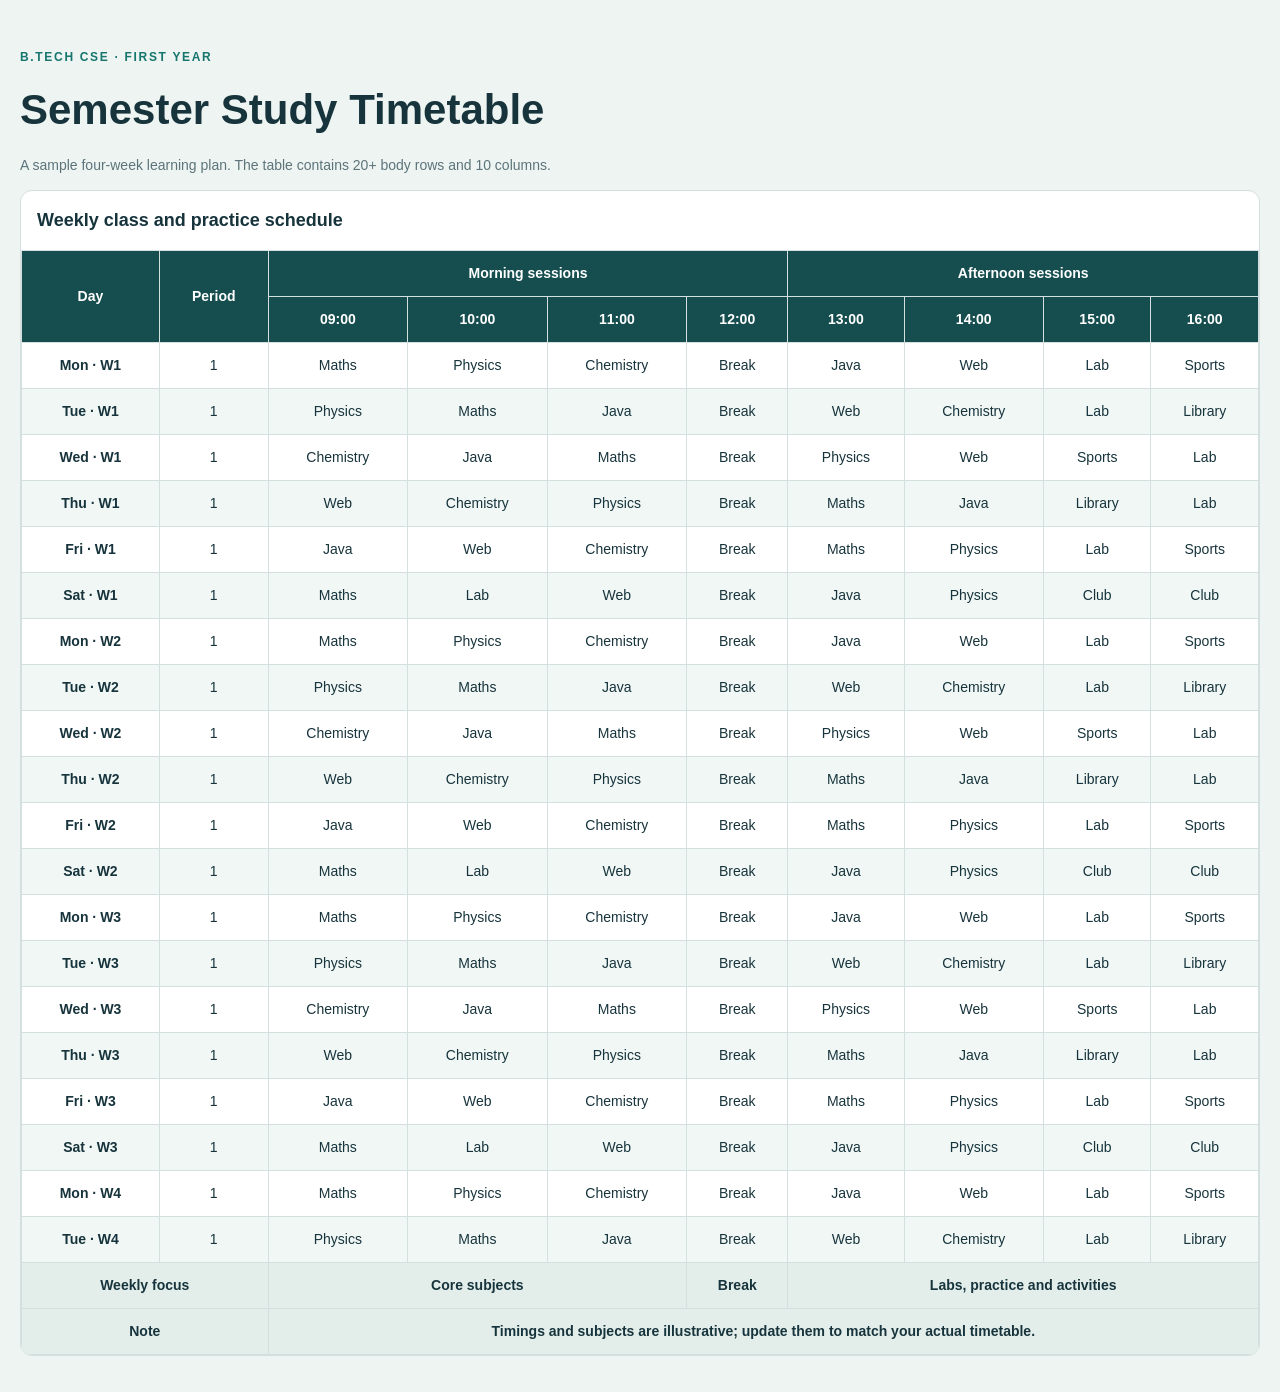
<file: Assignment 3 - Complex Table/index.html>
<!DOCTYPE html><html lang="en"><head><meta charset="UTF-8"><meta name="viewport" content="width=device-width, initial-scale=1.0"><title> Study Timetable</title><link rel="stylesheet" href="style.css"></head><body><main><p class="eyebrow">B.TECH CSE · FIRST YEAR</p><h1>Semester Study Timetable</h1><p class="intro">A sample four-week learning plan. The table contains 20+ body rows and 10 columns.</p><div class="table-wrap"><table><caption>Weekly class and practice schedule</caption><thead><tr><th scope="col" rowspan="2">Day</th><th scope="col" rowspan="2">Period</th><th scope="colgroup" colspan="4">Morning sessions</th><th scope="colgroup" colspan="4">Afternoon sessions</th></tr><tr><th scope="col">09:00</th><th scope="col">10:00</th><th scope="col">11:00</th><th scope="col">12:00</th><th scope="col">13:00</th><th scope="col">14:00</th><th scope="col">15:00</th><th scope="col">16:00</th></tr></thead><tbody><tr><td>Mon · W1</td><td>1</td><td>Maths</td><td>Physics</td><td>Chemistry</td><td>Break</td><td>Java</td><td>Web</td><td>Lab</td><td>Sports</td></tr>
<tr><td>Tue · W1</td><td>1</td><td>Physics</td><td>Maths</td><td>Java</td><td>Break</td><td>Web</td><td>Chemistry</td><td>Lab</td><td>Library</td></tr>
<tr><td>Wed · W1</td><td>1</td><td>Chemistry</td><td>Java</td><td>Maths</td><td>Break</td><td>Physics</td><td>Web</td><td>Sports</td><td>Lab</td></tr>
<tr><td>Thu · W1</td><td>1</td><td>Web</td><td>Chemistry</td><td>Physics</td><td>Break</td><td>Maths</td><td>Java</td><td>Library</td><td>Lab</td></tr>
<tr><td>Fri · W1</td><td>1</td><td>Java</td><td>Web</td><td>Chemistry</td><td>Break</td><td>Maths</td><td>Physics</td><td>Lab</td><td>Sports</td></tr>
<tr><td>Sat · W1</td><td>1</td><td>Maths</td><td>Lab</td><td>Web</td><td>Break</td><td>Java</td><td>Physics</td><td>Club</td><td>Club</td></tr>
<tr><td>Mon · W2</td><td>1</td><td>Maths</td><td>Physics</td><td>Chemistry</td><td>Break</td><td>Java</td><td>Web</td><td>Lab</td><td>Sports</td></tr>
<tr><td>Tue · W2</td><td>1</td><td>Physics</td><td>Maths</td><td>Java</td><td>Break</td><td>Web</td><td>Chemistry</td><td>Lab</td><td>Library</td></tr>
<tr><td>Wed · W2</td><td>1</td><td>Chemistry</td><td>Java</td><td>Maths</td><td>Break</td><td>Physics</td><td>Web</td><td>Sports</td><td>Lab</td></tr>
<tr><td>Thu · W2</td><td>1</td><td>Web</td><td>Chemistry</td><td>Physics</td><td>Break</td><td>Maths</td><td>Java</td><td>Library</td><td>Lab</td></tr>
<tr><td>Fri · W2</td><td>1</td><td>Java</td><td>Web</td><td>Chemistry</td><td>Break</td><td>Maths</td><td>Physics</td><td>Lab</td><td>Sports</td></tr>
<tr><td>Sat · W2</td><td>1</td><td>Maths</td><td>Lab</td><td>Web</td><td>Break</td><td>Java</td><td>Physics</td><td>Club</td><td>Club</td></tr>
<tr><td>Mon · W3</td><td>1</td><td>Maths</td><td>Physics</td><td>Chemistry</td><td>Break</td><td>Java</td><td>Web</td><td>Lab</td><td>Sports</td></tr>
<tr><td>Tue · W3</td><td>1</td><td>Physics</td><td>Maths</td><td>Java</td><td>Break</td><td>Web</td><td>Chemistry</td><td>Lab</td><td>Library</td></tr>
<tr><td>Wed · W3</td><td>1</td><td>Chemistry</td><td>Java</td><td>Maths</td><td>Break</td><td>Physics</td><td>Web</td><td>Sports</td><td>Lab</td></tr>
<tr><td>Thu · W3</td><td>1</td><td>Web</td><td>Chemistry</td><td>Physics</td><td>Break</td><td>Maths</td><td>Java</td><td>Library</td><td>Lab</td></tr>
<tr><td>Fri · W3</td><td>1</td><td>Java</td><td>Web</td><td>Chemistry</td><td>Break</td><td>Maths</td><td>Physics</td><td>Lab</td><td>Sports</td></tr>
<tr><td>Sat · W3</td><td>1</td><td>Maths</td><td>Lab</td><td>Web</td><td>Break</td><td>Java</td><td>Physics</td><td>Club</td><td>Club</td></tr>
<tr><td>Mon · W4</td><td>1</td><td>Maths</td><td>Physics</td><td>Chemistry</td><td>Break</td><td>Java</td><td>Web</td><td>Lab</td><td>Sports</td></tr>
<tr><td>Tue · W4</td><td>1</td><td>Physics</td><td>Maths</td><td>Java</td><td>Break</td><td>Web</td><td>Chemistry</td><td>Lab</td><td>Library</td></tr></tbody><tfoot><tr><th scope="row" colspan="2">Weekly focus</th><td colspan="3">Core subjects</td><td>Break</td><td colspan="4">Labs, practice and activities</td></tr><tr><th scope="row" colspan="2">Note</th><td colspan="8">Timings and subjects are illustrative; update them to match your actual timetable.</td></tr></tfoot></table></div></main></body></html>
</file>
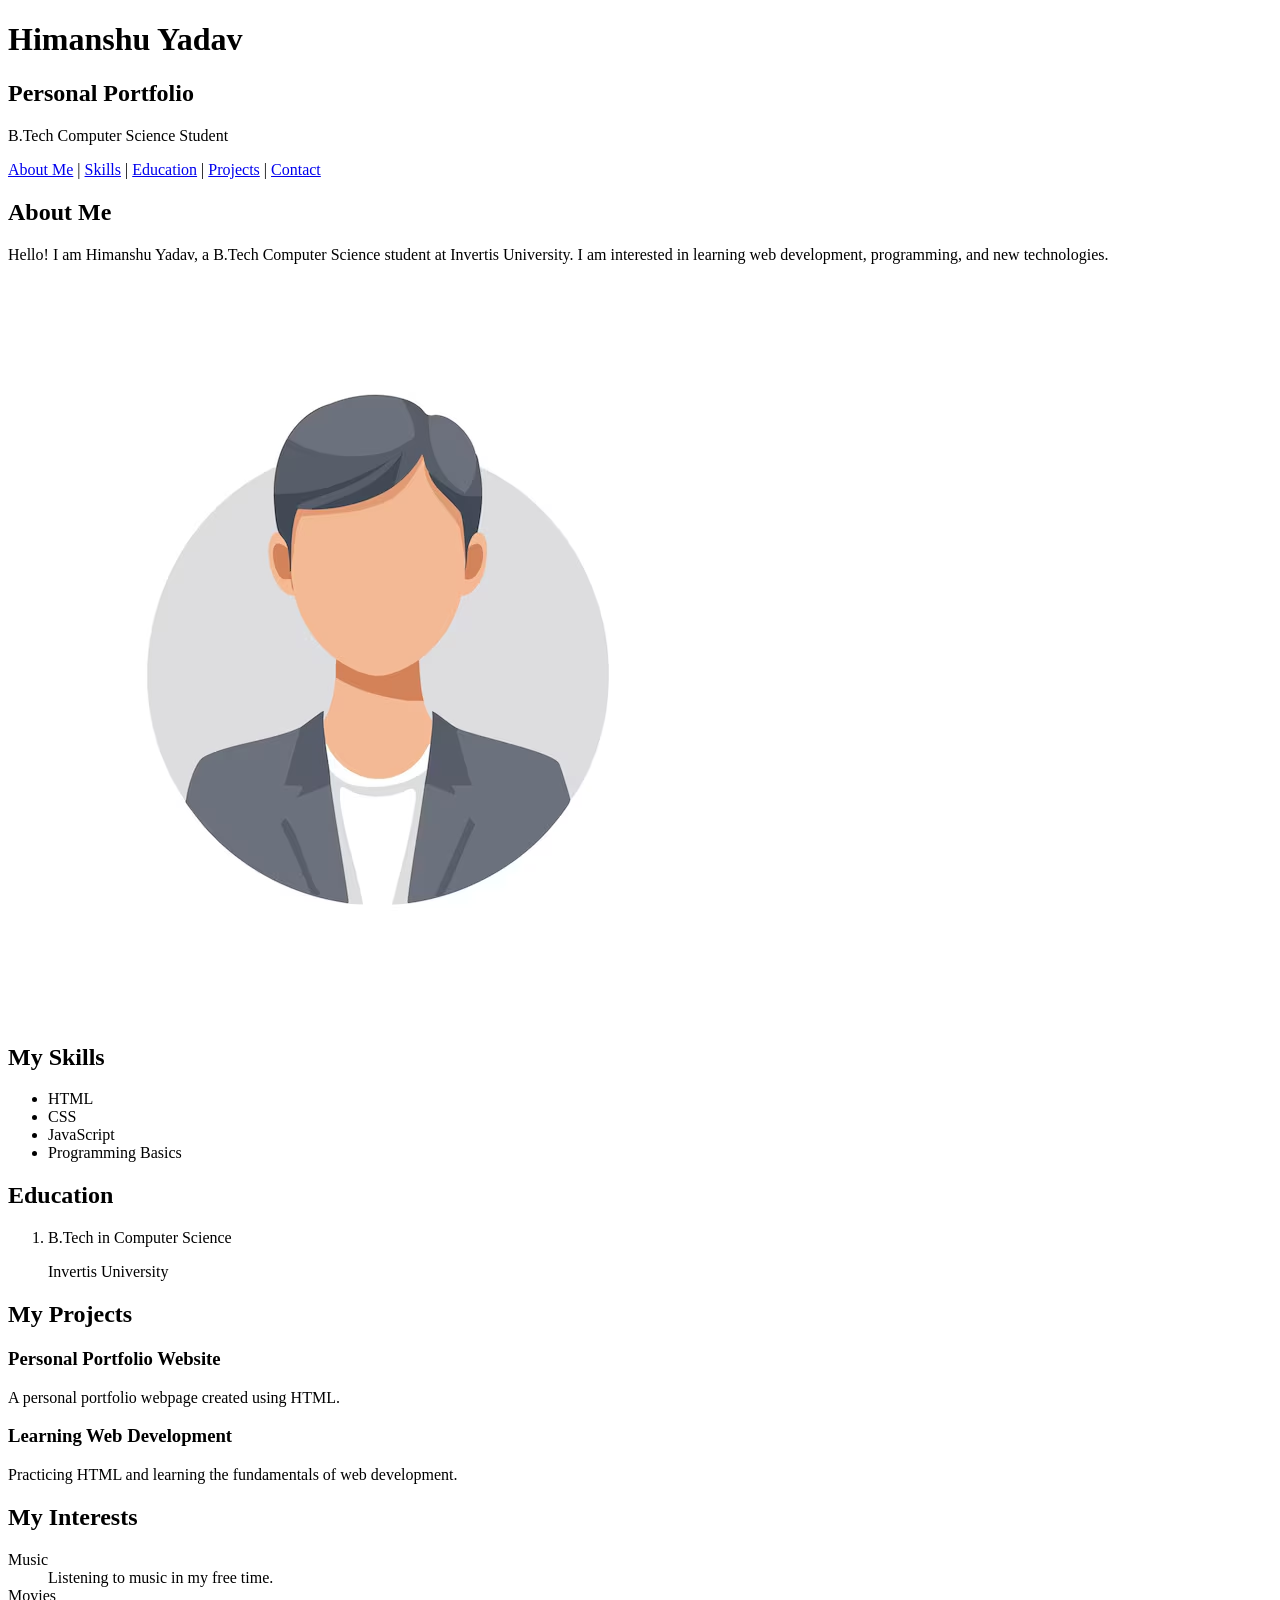
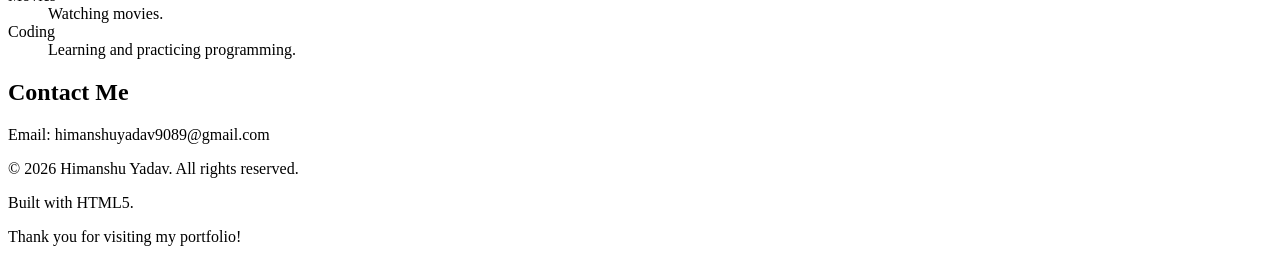
<file: Assignment-1-personal portfolio/index.html>
<!DOCTYPE html>
<html lang="en">

<head>
    <meta charset="UTF-8">
    <meta name="viewport" content="width=device-width, initial-scale=1.0">
    <meta name="description" content="Personal portfolio of Himanshu Yadav, a Computer Science student.">
    <meta name="author" content="Himanshu Yadav">
    <title>Himanshu Yadav | Personal Portfolio</title>
</head>

<body>

    <!-- Header -->
    <header>
        <h1>Himanshu Yadav</h1>
        <h2>Personal Portfolio</h2>
        <p>B.Tech Computer Science Student</p>
    </header>

    <!-- Navigation -->
    <nav>
        <a href="#about">About Me</a> |
        <a href="#skills">Skills</a> |
        <a href="#education">Education</a> |
        <a href="#projects">Projects</a> |
        <a href="#contact">Contact</a>
    </nav>

    <!-- Main Content -->
    <main>

        <!-- About Section -->
        <section id="about">
            <h2>About Me</h2>

            <article>
                <p>
                    Hello! I am Himanshu Yadav, a B.Tech Computer Science
                    student at Invertis University. I am interested in
                    learning web development, programming, and new technologies.
                </p>
            </article>

            <img src="Himanshu.jpg"
                 alt="Profile image of Himanshu Yadav">
        </section>

        <!-- Skills Section -->
        <section id="skills">
            <h2>My Skills</h2>

            <ul>
                <li>HTML</li>
                <li>CSS</li>
                <li>JavaScript</li>
                <li>Programming Basics</li>
            </ul>
        </section>

        <!-- Education Section -->
        <section id="education">
            <h2>Education</h2>

            <ol>
                <li>
                    B.Tech in Computer Science
                    <p>Invertis University</p>
                </li>
            </ol>
        </section>

        <!-- Projects Section -->
        <section id="projects">
            <h2>My Projects</h2>

            <article>
                <h3>Personal Portfolio Website</h3>
                <p>A personal portfolio webpage created using HTML.</p>
            </article>

            <article>
                <h3>Learning Web Development</h3>
                <p>Practicing HTML and learning the fundamentals of web development.</p>
            </article>
        </section>

        <!-- Interests Section -->
        <section id="interests">
            <h2>My Interests</h2>

            <dl>
                <dt>Music</dt>
                <dd>Listening to music in my free time.</dd>

                <dt>Movies</dt>
                <dd>Watching movies.</dd>

                <dt>Coding</dt>
                <dd>Learning and practicing programming.</dd>
            </dl>
        </section>

        <!-- Contact Section -->
        <section id="contact">
            <h2>Contact Me</h2>

            <p>Email: himanshuyadav9089@gmail.com</p>
        </section>

    </main>

    <!-- Footer -->
    <footer>
        <p>&copy; 2026 Himanshu Yadav. All rights reserved.</p>
        <p>Built with HTML5.</p>
        <p>Thank you for visiting my portfolio!</p>
    </footer>

</body>
</html>
</file>
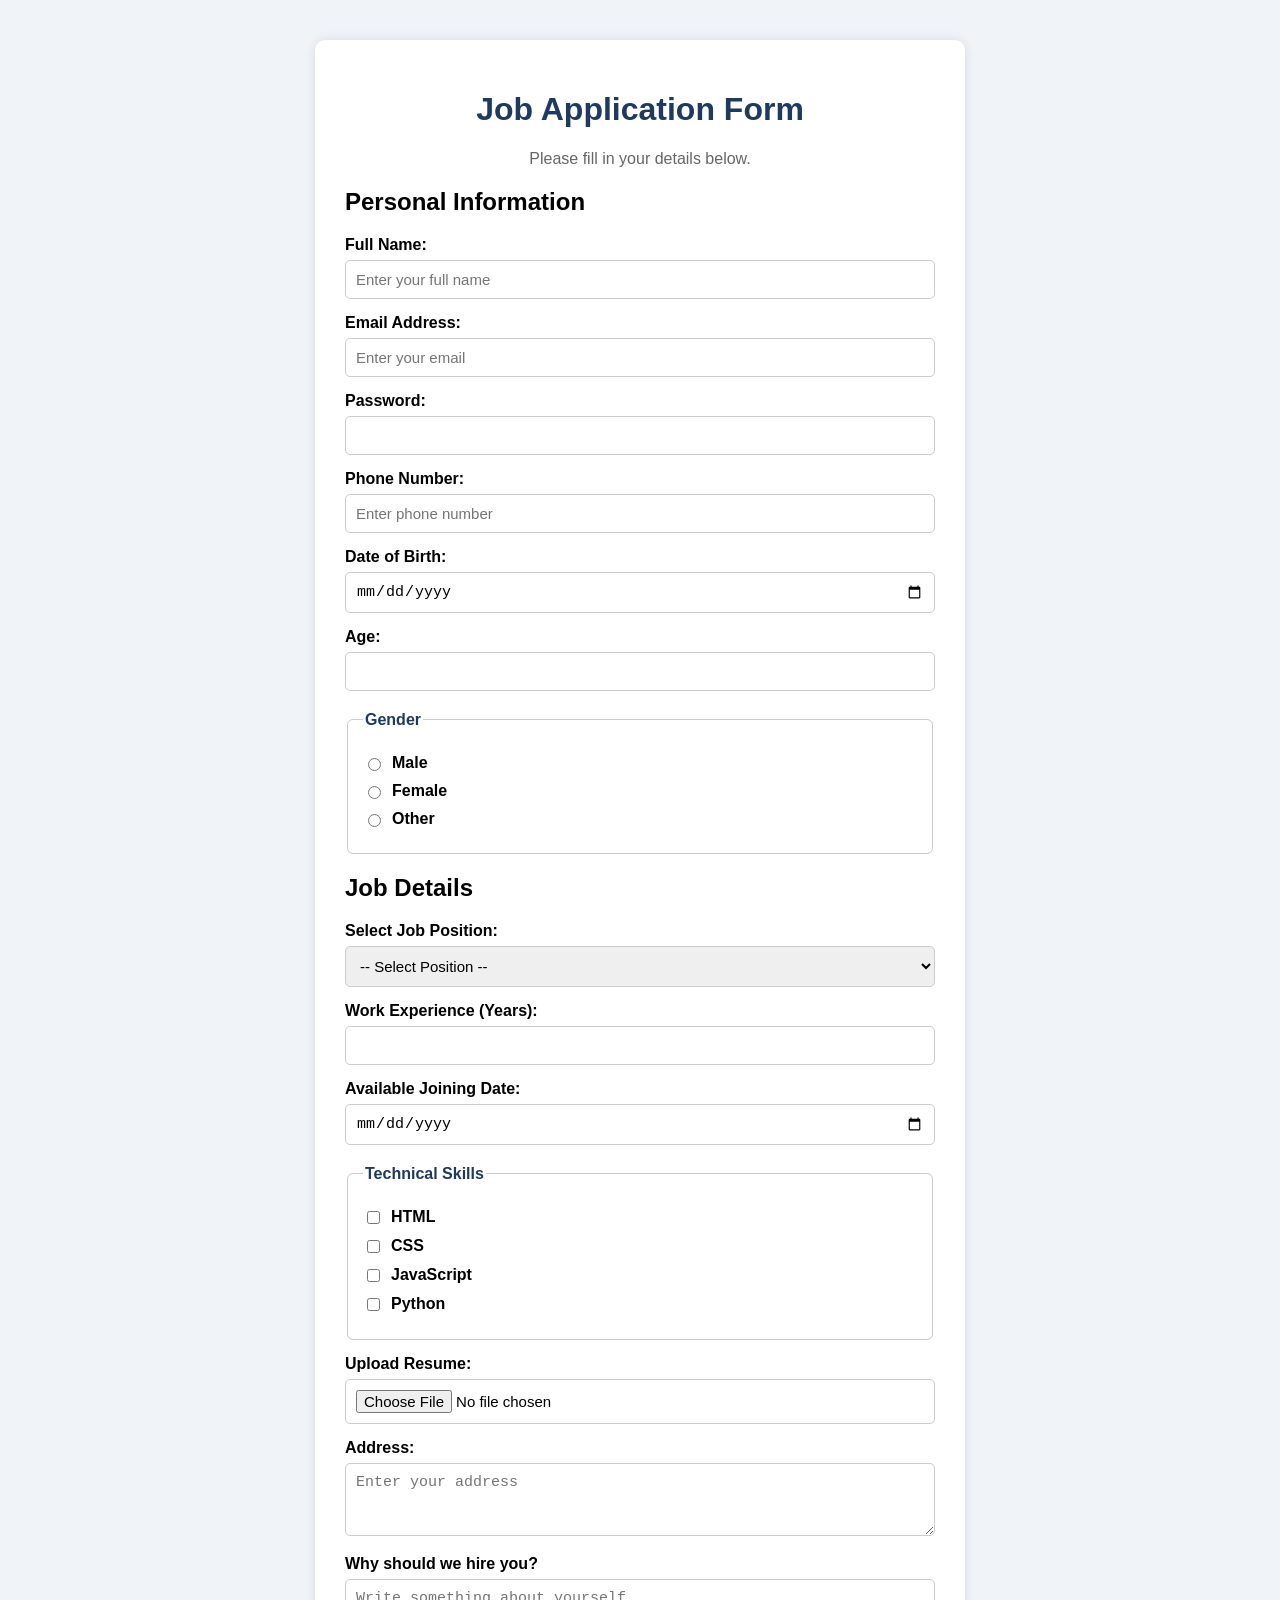
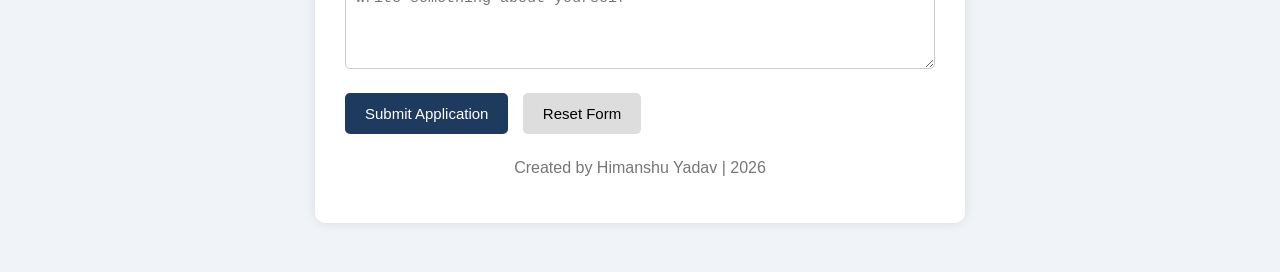
<file: Assignment-2-Job-application-form/index.html>
<!DOCTYPE html>
<html lang="en">
<head>
    <meta charset="UTF-8">
    <meta name="viewport" content="width=device-width, initial-scale=1.0">
    <meta name="description" content="Job Application Form">
    <meta name="author" content="Himanshu Yadav">

    <title>Job Application Form</title>

    <!-- External CSS file -->
    <link rel="stylesheet" href="style.css">
</head>

<body>

    <div class="container">

        <h1>Job Application Form</h1>
        <p class="subtitle">Please fill in your details below.</p>

        <form action="#" method="post" enctype="multipart/form-data">

            <!-- Personal Information -->
            <h2>Personal Information</h2>

            <label for="name">Full Name:</label>
            <input type="text" id="name" name="name"
                   placeholder="Enter your full name" required>

            <label for="email">Email Address:</label>
            <input type="email" id="email" name="email"
                   placeholder="Enter your email" required>

            <label for="password">Password:</label>
            <input type="password" id="password" name="password"
                   required>

            <label for="phone">Phone Number:</label>
            <input type="tel" id="phone" name="phone"
                   placeholder="Enter phone number" required>

            <label for="dob">Date of Birth:</label>
            <input type="date" id="dob" name="dob">

            <label for="age">Age:</label>
            <input type="number" id="age" name="age"
                   min="18" max="60">

            <!-- Gender Selection -->
            <fieldset>
                <legend>Gender</legend>

                <label class="option">
                    <input type="radio" name="gender" value="Male">
                    Male
                </label>

                <label class="option">
                    <input type="radio" name="gender" value="Female">
                    Female
                </label>

                <label class="option">
                    <input type="radio" name="gender" value="Other">
                    Other
                </label>
            </fieldset>

            <!-- Job Details -->
            <h2>Job Details</h2>

            <label for="position">Select Job Position:</label>
            <select id="position" name="position" required>
                <option value="">-- Select Position --</option>
                <option value="Web Developer">Web Developer</option>
                <option value="Frontend Developer">Frontend Developer</option>
                <option value="Backend Developer">Backend Developer</option>
                <option value="Software Developer">Software Developer</option>
            </select>

            <label for="experience">Work Experience (Years):</label>
            <input type="number" id="experience" name="experience"
                   min="0" max="40">

            <label for="joining">Available Joining Date:</label>
            <input type="date" id="joining" name="joining">

            <!-- Skills -->
            <fieldset>
                <legend>Technical Skills</legend>

                <label class="option">
                    <input type="checkbox" name="skills" value="HTML">
                    HTML
                </label>

                <label class="option">
                    <input type="checkbox" name="skills" value="CSS">
                    CSS
                </label>

                <label class="option">
                    <input type="checkbox" name="skills" value="JavaScript">
                    JavaScript
                </label>

                <label class="option">
                    <input type="checkbox" name="skills" value="Python">
                    Python
                </label>
            </fieldset>

            <!-- Resume Upload -->
            <label for="resume">Upload Resume:</label>
            <input type="file" id="resume" name="resume"
                   accept=".pdf,.doc,.docx">

            <!-- Address -->
            <label for="address">Address:</label>
            <textarea id="address" name="address"
                      rows="3" placeholder="Enter your address"></textarea>

            <label for="message">Why should we hire you?</label>
            <textarea id="message" name="message"
                      rows="4" placeholder="Write something about yourself"></textarea>

            <!-- Buttons -->
            <button type="submit" class="submit-btn">
                Submit Application
            </button>

            <button type="reset" class="reset-btn">
                Reset Form
            </button>
            
        </form>
         
                    <footer>
            <p>Created by Himanshu Yadav | 2026</p>
    

    </div>

</body>
</html>
</file>
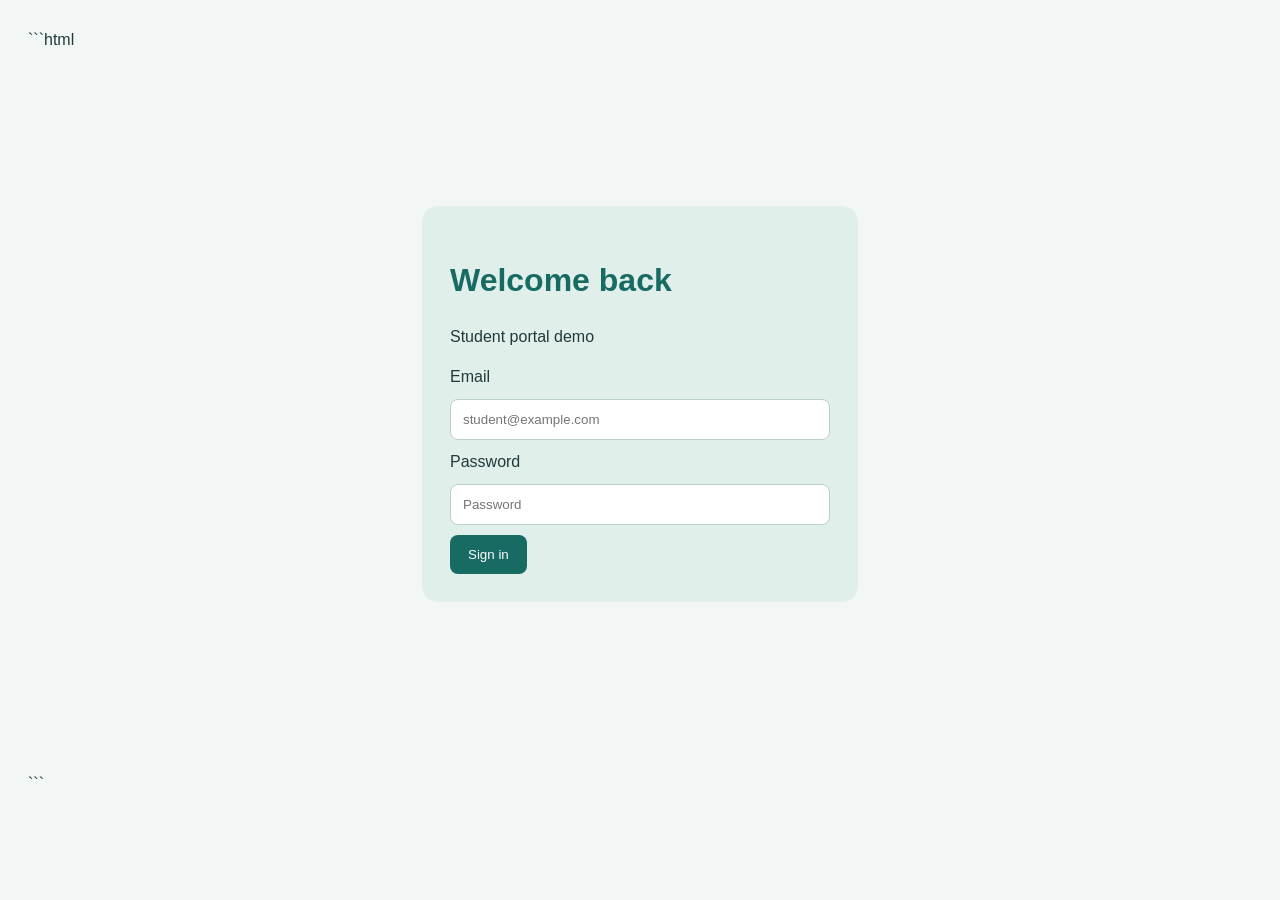
<file: Assignment 6 - Flexbox Layouts/login.html>
```html
<!DOCTYPE html>
<html lang="en">
<head>
    <meta charset="UTF-8">
    <meta name="viewport" content="width=device-width, initial-scale=1.0">
    <title>Centered Login</title>
    <link rel="stylesheet" href="style.css">
</head>
<body>
    <main class="login-wrap">
        <form class="login">
            <h1>Welcome back</h1>
            <p>Student portal demo</p>

            <label for="email">Email</label>
            <input
                id="email"
                type="email"
                required
                placeholder="student@example.com"
            >

            <label for="pass">Password</label>
            <input
                id="pass"
                type="password"
                required
                placeholder="Password"
            >

            <button class="btn">Sign in</button>
        </form>
    </main>
</body>
</html>
```
</file>
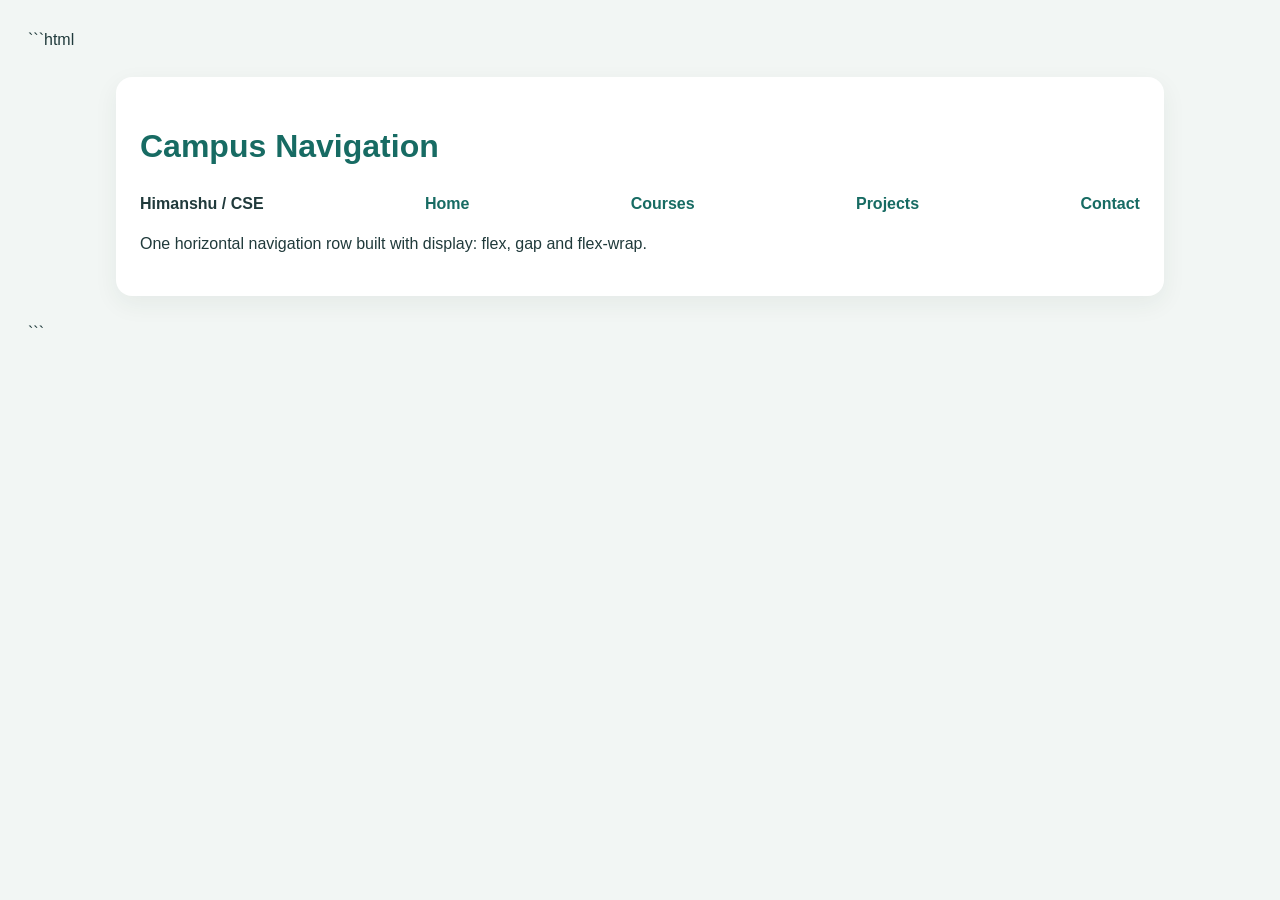
<file: Assignment 6 - Flexbox Layouts/menu.html>
```html
<!DOCTYPE html>
<html lang="en">
<head>
    <meta charset="UTF-8">
    <meta name="viewport" content="width=device-width, initial-scale=1.0">
    <title>Flexbox Menu</title>
    <link rel="stylesheet" href="style.css">
</head>
<body>
    <main class="panel">
        <h1>Campus Navigation</h1>

        <nav class="menu">
            <strong>Himanshu / CSE</strong>
            <a href="#home">Home</a>
            <a href="#courses">Courses</a>
            <a href="#projects">Projects</a>
            <a href="#contact">Contact</a>
        </nav>

        <p>
            One horizontal navigation row built with display: flex, gap and flex-wrap.
        </p>
    </main>
</body>
</html>
```
</file>
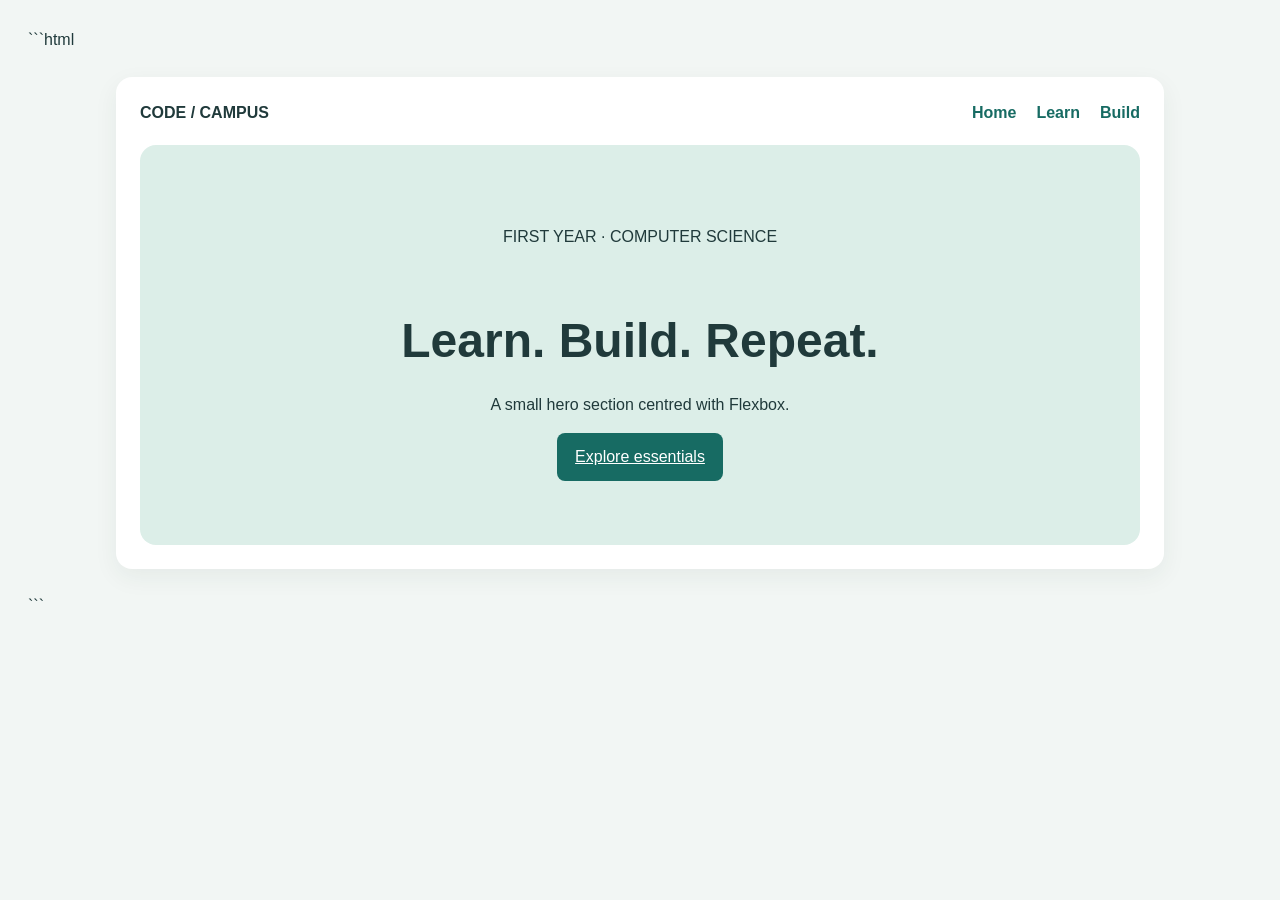
<file: Assignment 6 - Flexbox Layouts/navbar.html>
```html
<!DOCTYPE html>
<html lang="en">
<head>
    <meta charset="UTF-8">
    <meta name="viewport" content="width=device-width, initial-scale=1.0">
    <title>Flex Navbar and Hero</title>
    <link rel="stylesheet" href="style.css">
</head>
<body>
    <main class="panel">
        <nav class="nav">
            <strong>CODE / CAMPUS</strong>

            <div class="nav-links">
                <a href="#home">Home</a>
                <a href="#learn">Learn</a>
                <a href="#build">Build</a>
            </div>
        </nav>

        <section class="hero" id="home">
            <p>FIRST YEAR · COMPUTER SCIENCE</p>
            <h2>Learn. Build. Repeat.</h2>
            <p>A small hero section centred with Flexbox.</p>
            <a class="btn" href="products.html">Explore essentials</a>
        </section>
    </main>
</body>
</html>
```
</file>
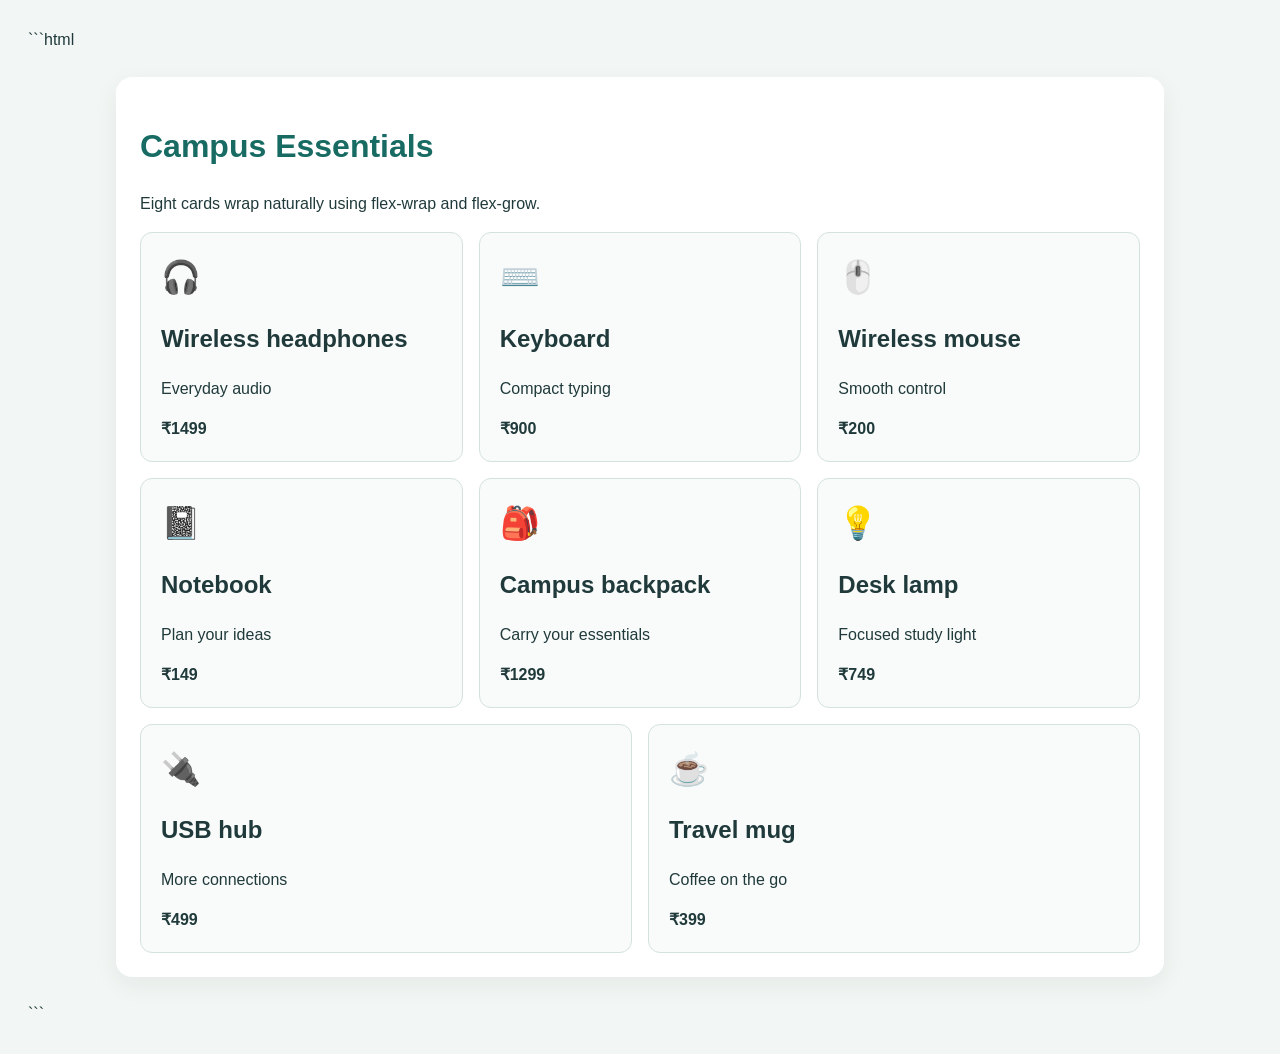
<file: Assignment 6 - Flexbox Layouts/products.html>
```html
<!DOCTYPE html>
<html lang="en">
<head>
    <meta charset="UTF-8">
    <meta name="viewport" content="width=device-width, initial-scale=1.0">
    <title>Flex Product Listing</title>
    <link rel="stylesheet" href="style.css">
</head>
<body>
    <main class="panel">
        <h1>Campus Essentials</h1>
        <p>Eight cards wrap naturally using flex-wrap and flex-grow.</p>

        <section class="products">
            <article class="product">
                <div class="icon">🎧</div>
                <h2>Wireless headphones</h2>
                <p>Everyday audio</p>
                <strong>₹1499</strong>
            </article>

            <article class="product">
                <div class="icon">⌨️</div>
                <h2>Keyboard</h2>
                <p>Compact typing</p>
                <strong>₹900</strong>
            </article>

            <article class="product">
                <div class="icon">🖱️</div>
                <h2>Wireless mouse</h2>
                <p>Smooth control</p>
                <strong>₹200</strong>
            </article>

            <article class="product">
                <div class="icon">📓</div>
                <h2>Notebook</h2>
                <p>Plan your ideas</p>
                <strong>₹149</strong>
            </article>

            <article class="product">
                <div class="icon">🎒</div>
                <h2>Campus backpack</h2>
                <p>Carry your essentials</p>
                <strong>₹1299</strong>
            </article>

            <article class="product">
                <div class="icon">💡</div>
                <h2>Desk lamp</h2>
                <p>Focused study light</p>
                <strong>₹749</strong>
            </article>

            <article class="product">
                <div class="icon">🔌</div>
                <h2>USB hub</h2>
                <p>More connections</p>
                <strong>₹499</strong>
            </article>

            <article class="product">
                <div class="icon">☕</div>
                <h2>Travel mug</h2>
                <p>Coffee on the go</p>
                <strong>₹399</strong>
            </article>
        </section>
    </main>
</body>
</html>
```
</file>
<file: Assignment 3 - Complex Table/style.css>
:root{--ink:#17343c;--muted:#5c747a;--line:#d3e0df;--head:#164e50;--stripe:#f0f7f5;--space:12px;--table-font:14px}*{box-sizing:border-box}body{margin:0;padding:36px 20px;background:#edf4f2;color:var(--ink);font:var(--table-font)/1.5 Arial,sans-serif}main{max-width:1250px;margin:auto}.eyebrow{color:#16766d;font-weight:bold;letter-spacing:.14em;font-size:12px}h1{font-size:clamp(28px,4vw,42px);margin:6px 0}.intro{color:var(--muted)}.table-wrap{overflow-x:auto;background:white;border:1px solid var(--line);border-radius:12px}table{width:100%;min-width:950px;border-collapse:collapse;text-align:center}caption{padding:16px;font-size:18px;font-weight:bold;text-align:left}th,td{padding:var(--space);border:1px solid var(--line)}thead{background:var(--head);color:white}tbody tr:nth-child(even){background:var(--stripe)}tbody tr:hover{background:#dceee8}tbody td:first-child{font-weight:bold}tfoot{background:#e3eeeb;font-weight:bolder}
</file>
<file: Assignment-2-Job-application-form/style.css>
/* Basic page styling */
* {
    box-sizing: border-box;
}

body {
    font-family: Arial, sans-serif;
    background-color: #f0f4f8;
    margin: 0;
    padding: 20px;
}

/* Main form container */
.container {
    max-width: 650px;
    margin: 20px auto;
    background-color: white;
    padding: 30px;
    border-radius: 10px;
    box-shadow: 0 0 12px rgba(0, 0, 0, 0.1);
}

/* Heading styling */
h1 {
    text-align: center;
    color: #1e3a5f;
}

.subtitle {
    text-align: center;
    color: #666;
}

/* Form labels and inputs */
label {
    display: block;
    margin-top: 15px;
    margin-bottom: 6px;
    font-weight: bold;
}

input, select, textarea {
    width: 100%;
    padding: 10px;
    border: 1px solid #ccc;
    border-radius: 5px;
    font-size: 15px;
}

/* Form sections */
fieldset {
    margin-top: 20px;
    padding: 15px;
    border: 1px solid #ccc;
    border-radius: 6px;
}

legend {
    font-weight: bold;
    color: #1e3a5f;
}

/* Radio buttons and checkboxes */
.option {
    display: flex;
    align-items: center;
    gap: 8px;
    margin: 10px 0;
}

.option input {
    width: auto;
}

.option label {
    margin: 0;
    font-weight: normal;
}

/* Buttons */
button {
    padding: 12px 20px;
    border: none;
    border-radius: 5px;
    cursor: pointer;
    font-size: 15px;
    margin-top: 20px;
}

.submit-btn {
    background-color: #1e3a5f;
    color: white;
}

.reset-btn {
    background-color: #ddd;
    color: black;
    margin-left: 10px;
}

button:hover {
    opacity: 0.85;
}

/* Footer */
footer {
    text-align: center;
    margin-top: 25px;
    color: #777;
}

/* Responsive design for mobile */
@media (max-width: 500px) {
    .container {
        padding: 18px;
    }

    button {
        width: 100%;
        margin-left: 0;
    }
}
</file>
<file: Assignment 6 - Flexbox Layouts/style.css>
```css
* {
    box-sizing: border-box;
}

body {
    margin: 0;
    padding: 28px;
    background: #f2f6f4;
    color: #203a3b;
    font: 16px/1.5 Arial, sans-serif;
}

h1 {
    color: #176b63;
}

.panel {
    max-width: 1000px;
    margin: 25px auto;
    padding: 24px;
    background: white;
    border-radius: 16px;
    box-shadow: 0 8px 25px #183b3510;
}

.menu {
    display: flex;
    align-items: center;
    justify-content: space-between;
    gap: 18px;
    flex-wrap: wrap;
}

.menu a,
.nav a {
    color: #176b63;
    text-decoration: none;
    font-weight: bold;
}

.login-wrap {
    min-height: 80vh;
    display: flex;
    justify-content: center;
    align-items: center;
}

.login {
    width: min(100%, 380px);
    padding: 28px;
    background: #e1efea;
    border-radius: 16px;
}

.login input {
    display: block;
    width: 100%;
    padding: 12px;
    margin: 10px 0;
    border: 1px solid #b9d1ca;
    border-radius: 8px;
}

.btn {
    border: 0;
    border-radius: 8px;
    background: #176b63;
    color: white;
    padding: 12px 18px;
    cursor: pointer;
}

.products {
    display: flex;
    flex-wrap: wrap;
    gap: 16px;
}

.product {
    flex: 1 1 200px;
    min-width: 180px;
    padding: 20px;
    border: 1px solid #d4e2de;
    border-radius: 12px;
    background: #f9fbfa;
}

.product .icon {
    font-size: 32px;
}

.nav {
    display: flex;
    align-items: center;
    justify-content: space-between;
    gap: 20px;
}

.nav-links {
    display: flex;
    gap: 20px;
    flex-wrap: wrap;
}

.hero {
    display: flex;
    flex-direction: column;
    justify-content: center;
    align-items: center;
    min-height: 330px;
    text-align: center;
    background: #dceee8;
    border-radius: 16px;
    margin-top: 20px;
    padding: 35px;
}

.hero h2 {
    font-size: clamp(30px, 5vw, 48px);
    margin-bottom: 0;
}

@media (max-width: 550px) {
    body {
        padding: 14px;
    }

    .nav {
        align-items: flex-start;
        flex-direction: column;
    }
}
```
</file>
